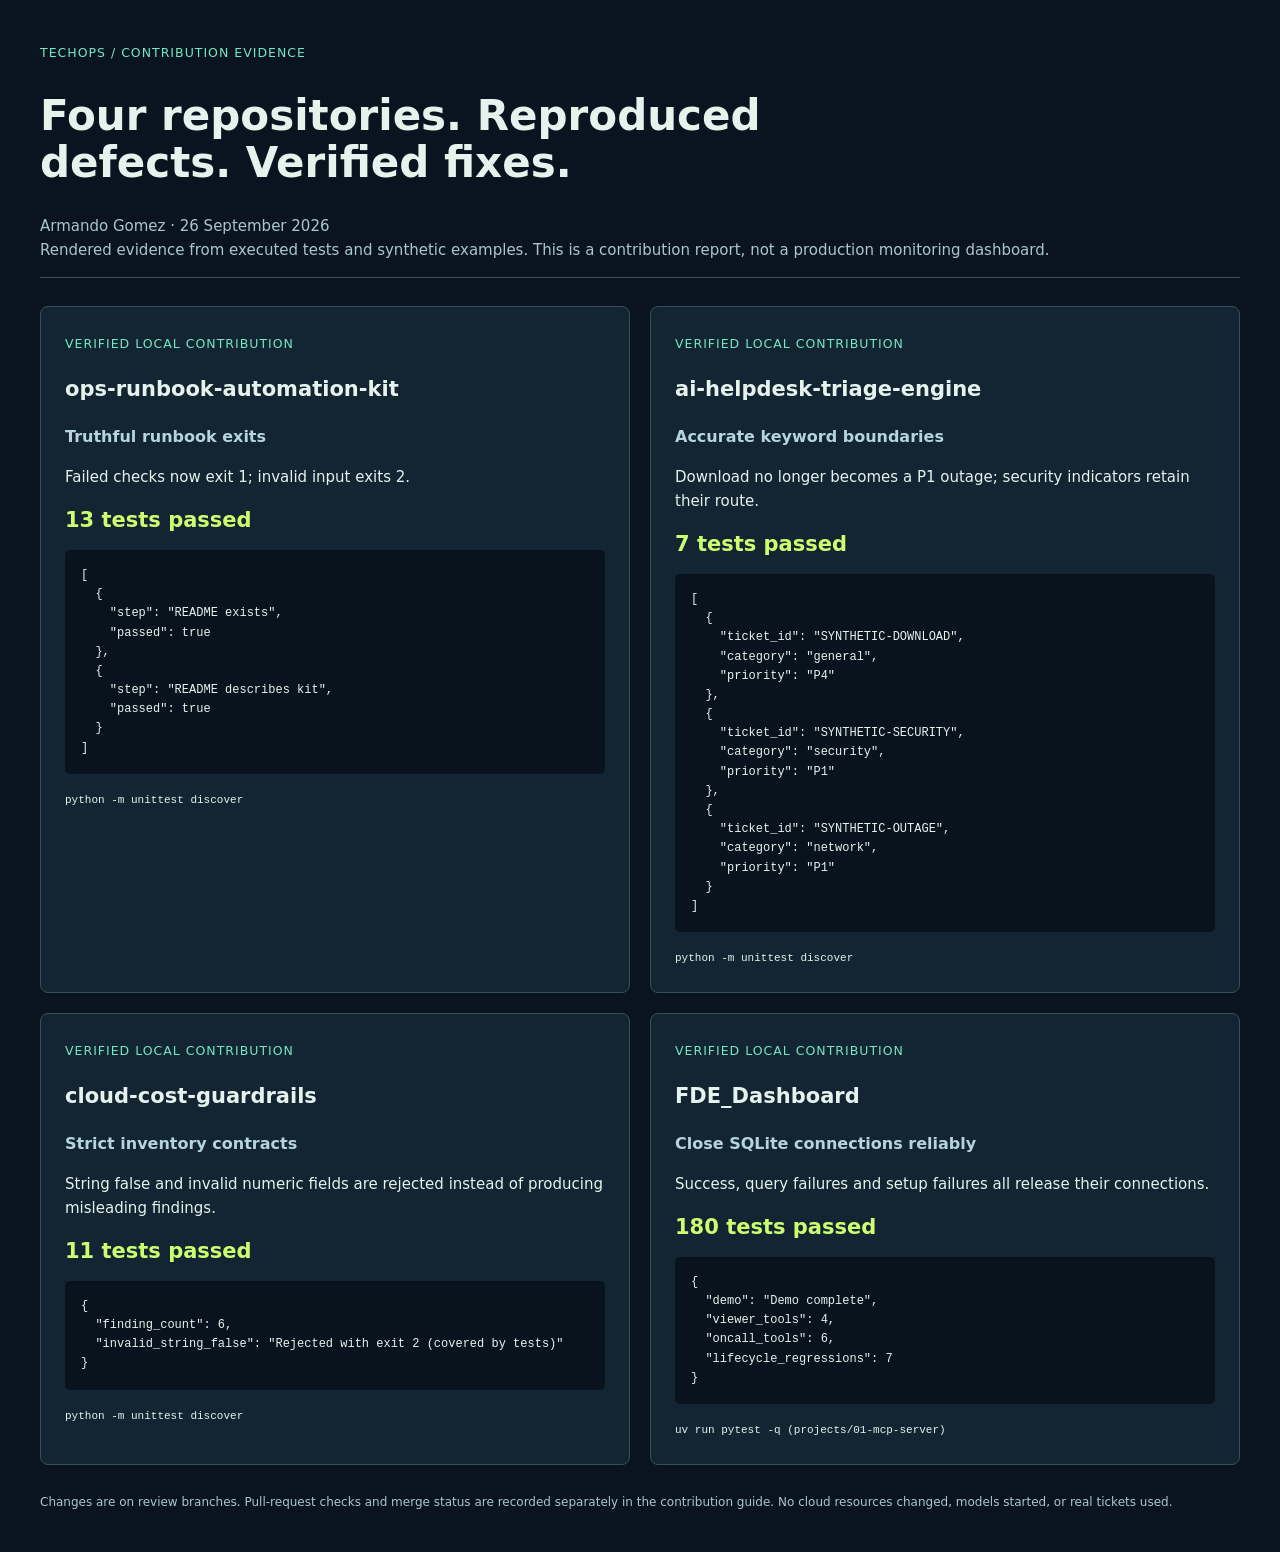
<file: docs/contributions/evidence.html>
<!doctype html><html lang="en"><meta charset="utf-8"><meta name="viewport" content="width=device-width,initial-scale=1"><title>TechOps contribution evidence — Armando Gomez</title><style>body{margin:0;background:#0a1420;color:#e6f3ed;font:15px/1.6 system-ui,sans-serif}main{max-width:1240px;margin:auto;padding:40px}header{border-bottom:1px solid #36505b;margin-bottom:28px}h1{font-size:42px;line-height:1.12;max-width:900px}header p{color:#abc6cd}small{color:#74e8c2;letter-spacing:1px}section{display:grid;grid-template-columns:1fr 1fr;gap:20px}article{background:#132432;border:1px solid #36505b;border-radius:8px;padding:24px;min-width:0}h2{font-size:21px;overflow-wrap:anywhere}h3{font-size:16px;color:#b6d4db}strong{color:#ccff70;font-size:21px}pre{background:#09131e;padding:16px;border-radius:5px;font-size:12px;white-space:pre-wrap;overflow-wrap:anywhere}code{font-size:11px;overflow-wrap:anywhere}footer{margin-top:28px;color:#abc6cd;font-size:12px}@media(max-width:700px){main{padding:22px}section{grid-template-columns:1fr}h1{font-size:32px}}</style><main><header><small>TECHOPS / CONTRIBUTION EVIDENCE</small><h1>Four repositories. Reproduced defects. Verified fixes.</h1><p>Armando Gomez · 26 September 2026<br>Rendered evidence from executed tests and synthetic examples. This is a contribution report, not a production monitoring dashboard.</p></header><section><article><small>VERIFIED LOCAL CONTRIBUTION</small><h2>ops-runbook-automation-kit</h2><h3>Truthful runbook exits</h3><p>Failed checks now exit 1; invalid input exits 2.</p><strong>13 tests passed</strong><pre>[
  {
    &quot;step&quot;: &quot;README exists&quot;,
    &quot;passed&quot;: true
  },
  {
    &quot;step&quot;: &quot;README describes kit&quot;,
    &quot;passed&quot;: true
  }
]</pre><code>python -m unittest discover</code></article><article><small>VERIFIED LOCAL CONTRIBUTION</small><h2>ai-helpdesk-triage-engine</h2><h3>Accurate keyword boundaries</h3><p>Download no longer becomes a P1 outage; security indicators retain their route.</p><strong>7 tests passed</strong><pre>[
  {
    &quot;ticket_id&quot;: &quot;SYNTHETIC-DOWNLOAD&quot;,
    &quot;category&quot;: &quot;general&quot;,
    &quot;priority&quot;: &quot;P4&quot;
  },
  {
    &quot;ticket_id&quot;: &quot;SYNTHETIC-SECURITY&quot;,
    &quot;category&quot;: &quot;security&quot;,
    &quot;priority&quot;: &quot;P1&quot;
  },
  {
    &quot;ticket_id&quot;: &quot;SYNTHETIC-OUTAGE&quot;,
    &quot;category&quot;: &quot;network&quot;,
    &quot;priority&quot;: &quot;P1&quot;
  }
]</pre><code>python -m unittest discover</code></article><article><small>VERIFIED LOCAL CONTRIBUTION</small><h2>cloud-cost-guardrails</h2><h3>Strict inventory contracts</h3><p>String false and invalid numeric fields are rejected instead of producing misleading findings.</p><strong>11 tests passed</strong><pre>{
  &quot;finding_count&quot;: 6,
  &quot;invalid_string_false&quot;: &quot;Rejected with exit 2 (covered by tests)&quot;
}</pre><code>python -m unittest discover</code></article><article><small>VERIFIED LOCAL CONTRIBUTION</small><h2>FDE_Dashboard</h2><h3>Close SQLite connections reliably</h3><p>Success, query failures and setup failures all release their connections.</p><strong>180 tests passed</strong><pre>{
  &quot;demo&quot;: &quot;Demo complete&quot;,
  &quot;viewer_tools&quot;: 4,
  &quot;oncall_tools&quot;: 6,
  &quot;lifecycle_regressions&quot;: 7
}</pre><code>uv run pytest -q (projects/01-mcp-server)</code></article></section><footer>Changes are on review branches. Pull-request checks and merge status are recorded separately in the contribution guide. No cloud resources changed, models started, or real tickets used.</footer></main></html>
</file>
